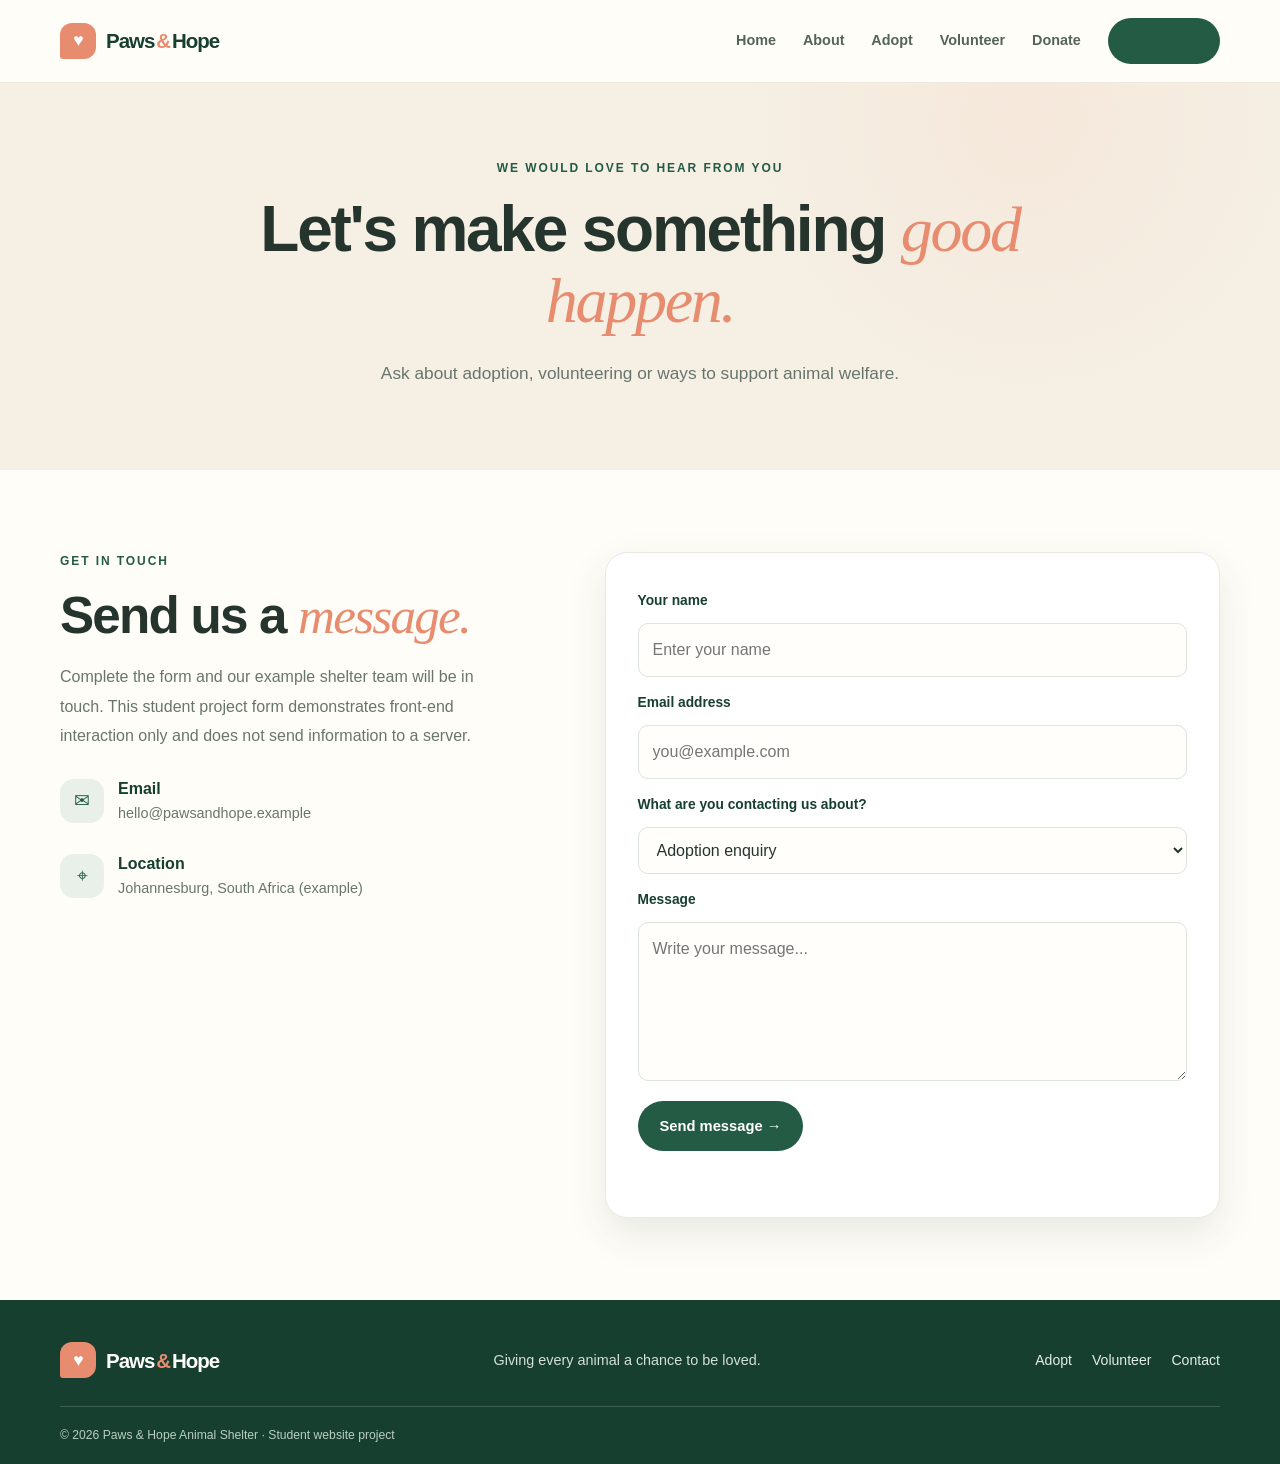
<file: Paws_and_Hope_Animal_Shelter_POE/paws_and_hope_animal_shelter/contact.html>
<!DOCTYPE html>
<html lang="en"><head><meta charset="UTF-8"><meta name="viewport" content="width=device-width, initial-scale=1.0"><meta name="description" content="Contact Paws & Hope Animal Shelter."><title>Contact | Paws & Hope</title><link rel="stylesheet" href="css/style.css"><script src="js/main.js" defer></script></head>
<body><a class="skip-link" href="#main">Skip to content</a><header class="site-header"><div class="container nav-wrap"><a class="brand" href="index.html"><span class="brand-mark">♥</span><span>Paws<span class="brand-accent">&</span>Hope</span></a><button class="menu-toggle" aria-label="Open navigation" aria-expanded="false">☰</button><nav class="site-nav" aria-label="Main navigation"><a href="index.html">Home</a><a href="about.html">About</a><a href="adopt.html">Adopt</a><a href="volunteer.html">Volunteer</a><a href="donate.html">Donate</a><a class="nav-cta active" href="contact.html">Contact us</a></nav></div></header>
<main id="main"><section class="page-hero"><div class="container narrow"><p class="eyebrow">We would love to hear from you</p><h1>Let's make something <em>good happen.</em></h1><p>Ask about adoption, volunteering or ways to support animal welfare.</p></div></section><section class="section container contact-layout"><div><p class="eyebrow">Get in touch</p><h2>Send us a <em>message.</em></h2><p class="body-copy">Complete the form and our example shelter team will be in touch. This student project form demonstrates front-end interaction only and does not send information to a server.</p><div class="contact-detail"><span>✉</span><div><strong>Email</strong><p>hello@pawsandhope.example</p></div></div><div class="contact-detail"><span>⌖</span><div><strong>Location</strong><p>Johannesburg, South Africa (example)</p></div></div></div><form class="contact-form" id="contact-form"><label for="name">Your name</label><input id="name" name="name" type="text" placeholder="Enter your name" required><label for="email">Email address</label><input id="email" name="email" type="email" placeholder="you@example.com" required><label for="topic">What are you contacting us about?</label><select id="topic" name="topic"><option>Adoption enquiry</option><option>Volunteering</option><option>Donation</option><option>General question</option></select><label for="message">Message</label><textarea id="message" name="message" rows="5" placeholder="Write your message..." required></textarea><button class="button button-primary" type="submit">Send message →</button><p class="form-status" role="status" aria-live="polite"></p></form></section></main>
<footer class="site-footer"><div class="container footer-grid"><a class="brand brand-footer" href="index.html"><span class="brand-mark">♥</span><span>Paws<span class="brand-accent">&</span>Hope</span></a><p>Giving every animal a chance to be loved.</p><div class="footer-links"><a href="adopt.html">Adopt</a><a href="volunteer.html">Volunteer</a><a href="contact.html">Contact</a></div></div><div class="container copyright">© 2026 Paws & Hope Animal Shelter · Student website project</div></footer></body></html>
</file>
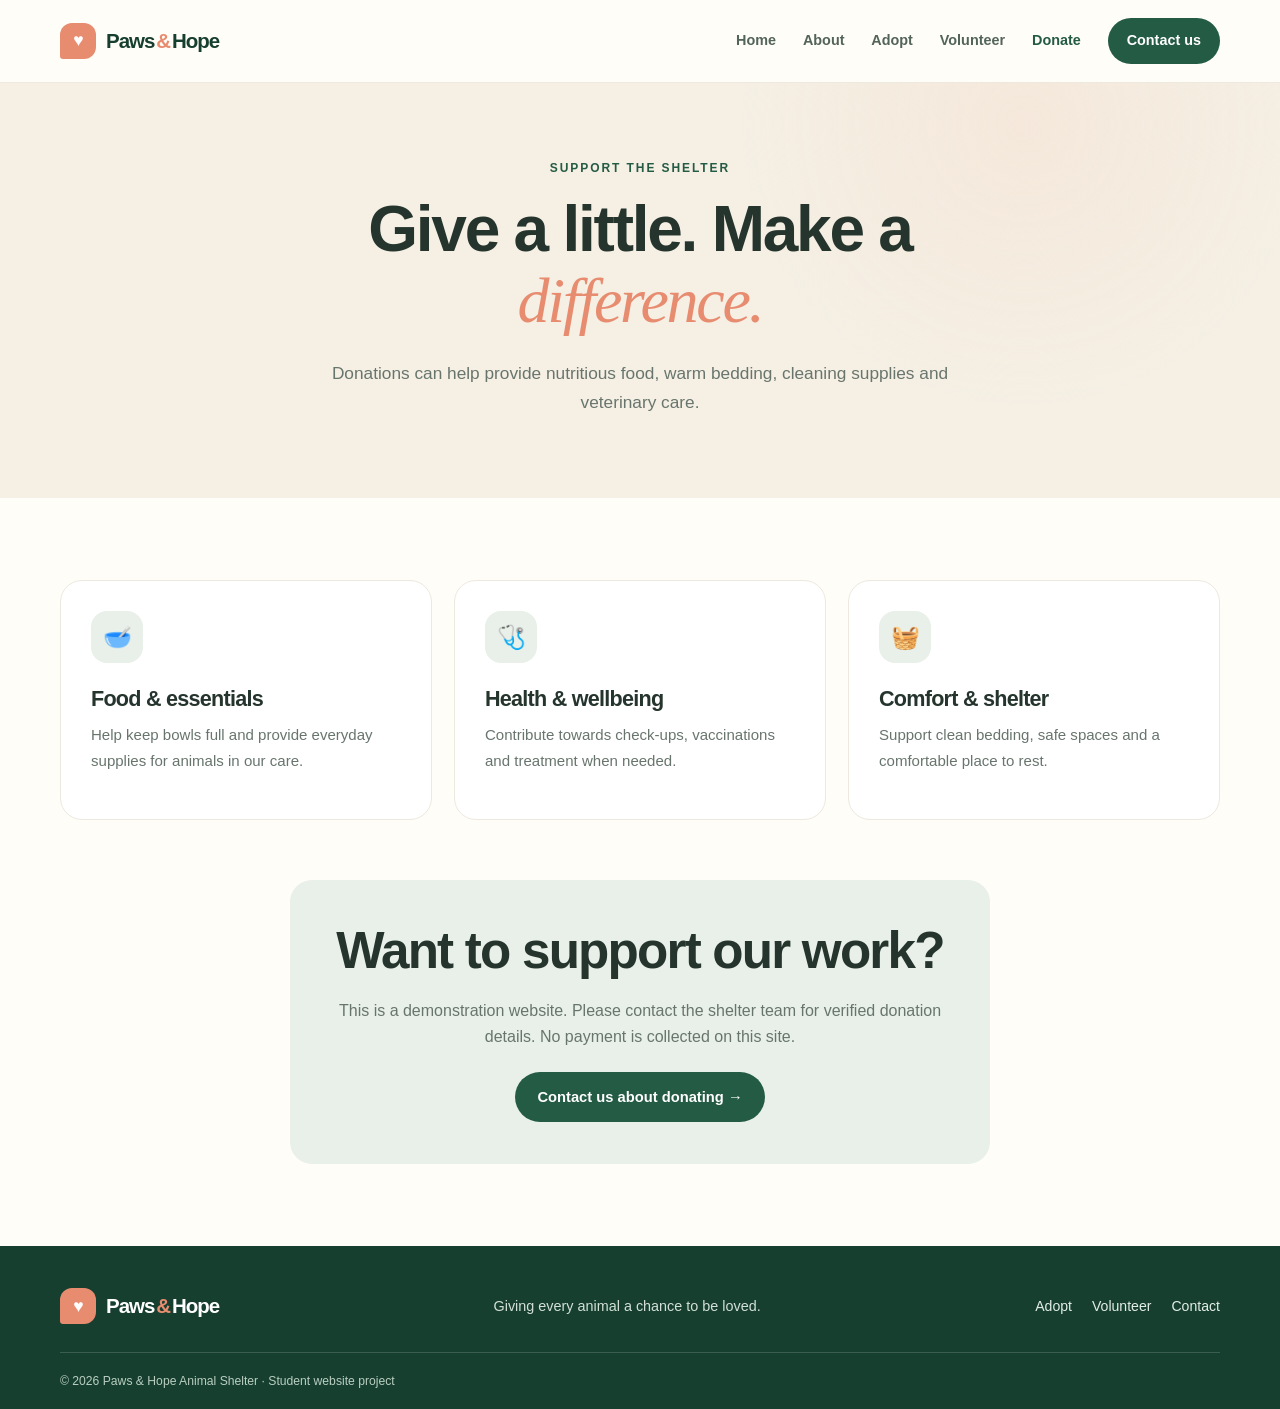
<file: Paws_and_Hope_Animal_Shelter_POE/paws_and_hope_animal_shelter/donate.html>
<!DOCTYPE html>
<html lang="en"><head><meta charset="UTF-8"><meta name="viewport" content="width=device-width, initial-scale=1.0"><meta name="description" content="Support animal shelter care through donations."><title>Donate | Paws & Hope</title><link rel="stylesheet" href="css/style.css"><script src="js/main.js" defer></script></head>
<body><a class="skip-link" href="#main">Skip to content</a><header class="site-header"><div class="container nav-wrap"><a class="brand" href="index.html"><span class="brand-mark">♥</span><span>Paws<span class="brand-accent">&</span>Hope</span></a><button class="menu-toggle" aria-label="Open navigation" aria-expanded="false">☰</button><nav class="site-nav" aria-label="Main navigation"><a href="index.html">Home</a><a href="about.html">About</a><a href="adopt.html">Adopt</a><a href="volunteer.html">Volunteer</a><a class="active" href="donate.html">Donate</a><a class="nav-cta" href="contact.html">Contact us</a></nav></div></header>
<main id="main"><section class="page-hero"><div class="container narrow"><p class="eyebrow">Support the shelter</p><h1>Give a little. Make a <em>difference.</em></h1><p>Donations can help provide nutritious food, warm bedding, cleaning supplies and veterinary care.</p></div></section><section class="section container"><div class="donation-grid"><article class="donation-card"><span class="feature-icon">🥣</span><h3>Food & essentials</h3><p>Help keep bowls full and provide everyday supplies for animals in our care.</p></article><article class="donation-card"><span class="feature-icon">🩺</span><h3>Health & wellbeing</h3><p>Contribute towards check-ups, vaccinations and treatment when needed.</p></article><article class="donation-card"><span class="feature-icon">🧺</span><h3>Comfort & shelter</h3><p>Support clean bedding, safe spaces and a comfortable place to rest.</p></article></div><div class="center-cta"><h2>Want to support our work?</h2><p>This is a demonstration website. Please contact the shelter team for verified donation details. No payment is collected on this site.</p><a class="button button-primary" href="contact.html">Contact us about donating →</a></div></section></main>
<footer class="site-footer"><div class="container footer-grid"><a class="brand brand-footer" href="index.html"><span class="brand-mark">♥</span><span>Paws<span class="brand-accent">&</span>Hope</span></a><p>Giving every animal a chance to be loved.</p><div class="footer-links"><a href="adopt.html">Adopt</a><a href="volunteer.html">Volunteer</a><a href="contact.html">Contact</a></div></div><div class="container copyright">© 2026 Paws & Hope Animal Shelter · Student website project</div></footer></body></html>
</file>
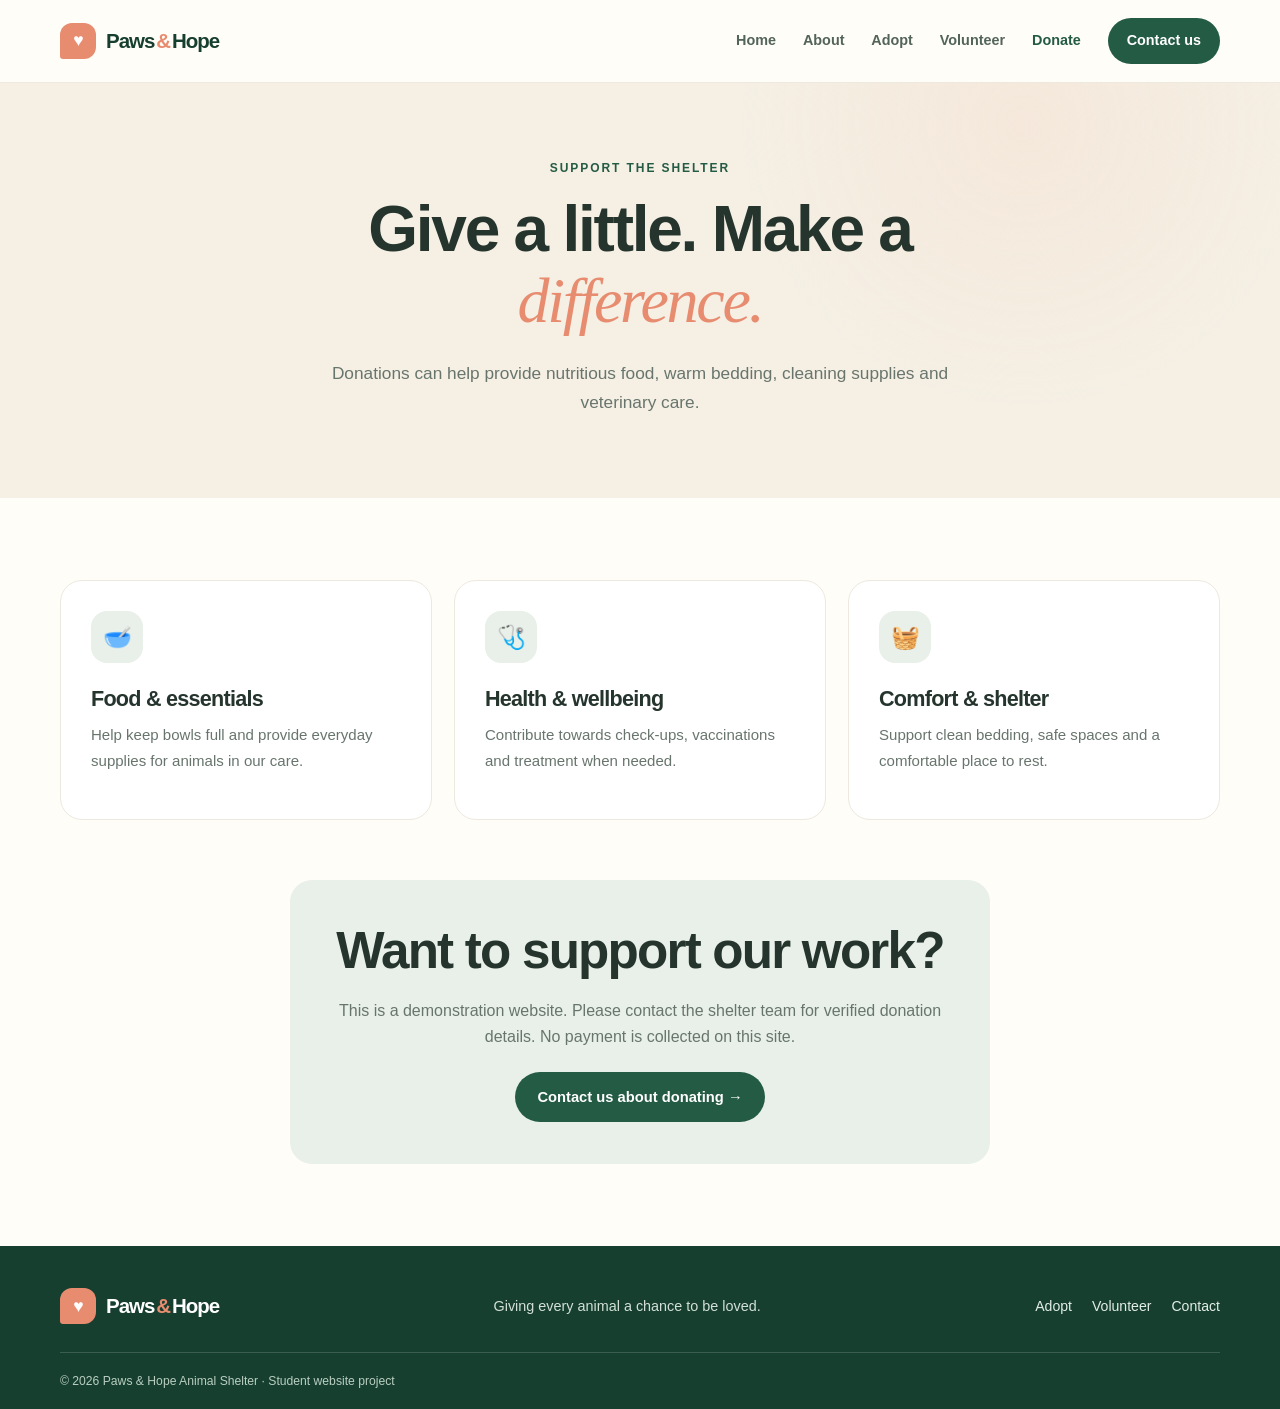
<file: Paws_and_Hope_Animal_Shelter_POE/Paws_and_Hope_Animal_Shelter_Part3/paws_and_hope_animal_shelter/donate.html>
<!DOCTYPE html>
<html lang="en"><head><meta charset="UTF-8"><meta name="viewport" content="width=device-width, initial-scale=1.0">
  <meta name="description" content="Learn how donations can support animal food, veterinary care, bedding and shelter essentials at Paws & Hope.">
  <meta name="keywords" content="animal shelter donations, donate pet food, animal welfare support">
  <meta name="robots" content="index, follow">
  <meta property="og:type" content="website">
  <meta property="og:title" content="Donate to Animal Care | Paws & Hope">
  <meta property="og:description" content="Learn how donations can support animal food, veterinary care, bedding and shelter essentials at Paws & Hope.">
  <meta property="og:site_name" content="Paws &amp; Hope Animal Shelter"><meta name="description" content="Support animal shelter care through donations."><title>Donate to Animal Care | Paws & Hope</title><link rel="stylesheet" href="css/style.css"><script src="js/main.js" defer></script></head>
<body><a class="skip-link" href="#main">Skip to content</a><header class="site-header"><div class="container nav-wrap"><a class="brand" href="index.html"><span class="brand-mark">♥</span><span>Paws<span class="brand-accent">&</span>Hope</span></a><button class="menu-toggle" aria-label="Open navigation" aria-expanded="false">☰</button><nav class="site-nav" aria-label="Main navigation"><a href="index.html">Home</a><a href="about.html">About</a><a href="adopt.html">Adopt</a><a href="volunteer.html">Volunteer</a><a class="active" href="donate.html">Donate</a><a class="nav-cta" href="contact.html">Contact us</a></nav></div></header>
<main id="main"><section class="page-hero"><div class="container narrow"><p class="eyebrow">Support the shelter</p><h1>Give a little. Make a <em>difference.</em></h1><p>Donations can help provide nutritious food, warm bedding, cleaning supplies and veterinary care.</p></div></section><section class="section container"><div class="donation-grid"><article class="donation-card"><span class="feature-icon">🥣</span><h3>Food & essentials</h3><p>Help keep bowls full and provide everyday supplies for animals in our care.</p></article><article class="donation-card"><span class="feature-icon">🩺</span><h3>Health & wellbeing</h3><p>Contribute towards check-ups, vaccinations and treatment when needed.</p></article><article class="donation-card"><span class="feature-icon">🧺</span><h3>Comfort & shelter</h3><p>Support clean bedding, safe spaces and a comfortable place to rest.</p></article></div><div class="center-cta"><h2>Want to support our work?</h2><p>This is a demonstration website. Please contact the shelter team for verified donation details. No payment is collected on this site.</p><a class="button button-primary" href="contact.html">Contact us about donating →</a></div></section></main>
<footer class="site-footer"><div class="container footer-grid"><a class="brand brand-footer" href="index.html"><span class="brand-mark">♥</span><span>Paws<span class="brand-accent">&</span>Hope</span></a><p>Giving every animal a chance to be loved.</p><div class="footer-links"><a href="adopt.html">Adopt</a><a href="volunteer.html">Volunteer</a><a href="contact.html">Contact</a></div></div><div class="container copyright">© 2026 Paws & Hope Animal Shelter · Student website project</div></footer></body></html>
</file>
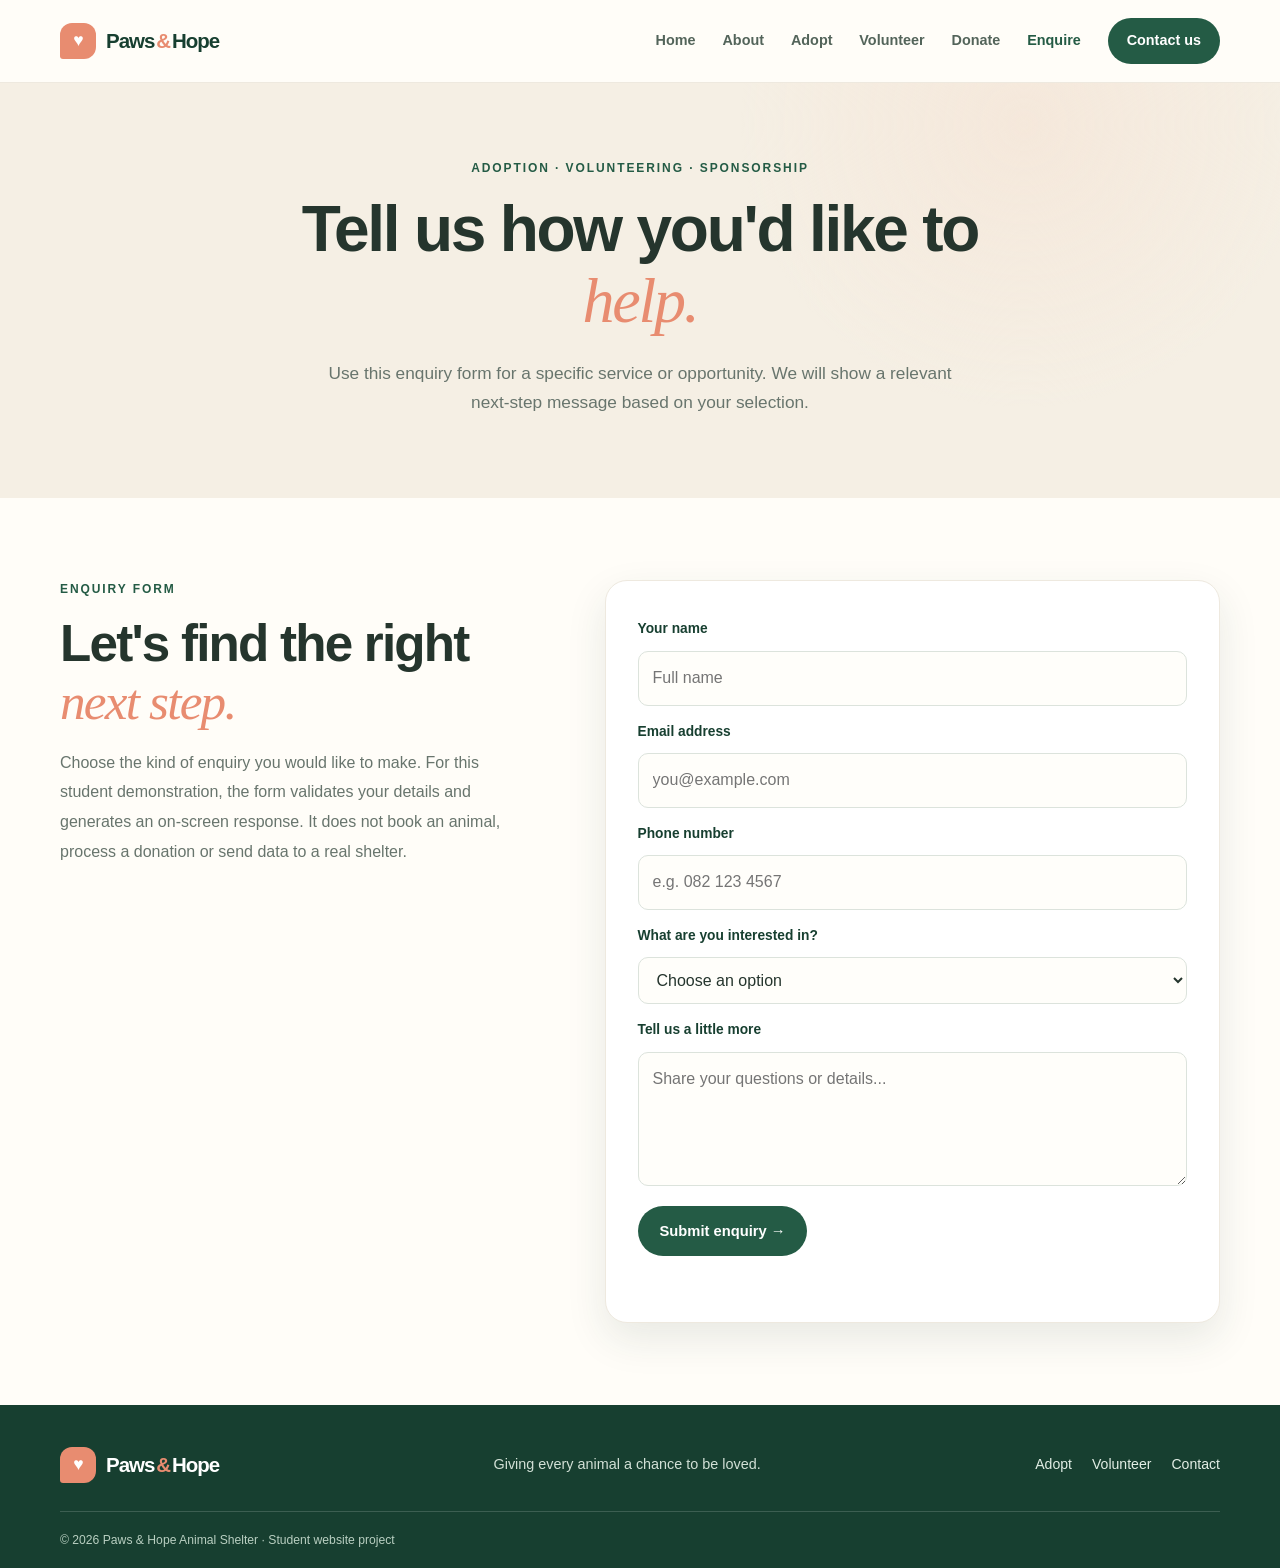
<file: Paws_and_Hope_Animal_Shelter_POE/Paws_and_Hope_Animal_Shelter_Part3/paws_and_hope_animal_shelter/enquiry.html>
<!DOCTYPE html>
<html lang="en">
<head>
<meta charset="UTF-8"><meta name="viewport" content="width=device-width, initial-scale=1.0">
<meta name="description" content="Submit an adoption, volunteering or sponsorship enquiry to Paws & Hope Animal Shelter.">
<meta name="keywords" content="animal shelter enquiry, adopt a pet, volunteer, sponsor animal rescue">
<meta name="robots" content="index, follow">
<meta property="og:type" content="website"><meta property="og:title" content="Make an Enquiry | Paws & Hope"><meta property="og:description" content="Ask about adopting, volunteering or supporting Paws & Hope.">
<title>Make an Enquiry | Paws & Hope</title><link rel="stylesheet" href="css/style.css"><script src="js/main.js" defer></script>
</head>
<body><a class="skip-link" href="#main">Skip to content</a>
<header class="site-header"><div class="container nav-wrap"><a class="brand" href="index.html"><span class="brand-mark">♥</span><span>Paws<span class="brand-accent">&</span>Hope</span></a><button class="menu-toggle" aria-label="Open navigation" aria-expanded="false">☰</button><nav class="site-nav" aria-label="Main navigation"><a href="index.html">Home</a><a href="about.html">About</a><a href="adopt.html">Adopt</a><a href="volunteer.html">Volunteer</a><a href="donate.html">Donate</a><a class="active" href="enquiry.html">Enquire</a><a class="nav-cta" href="contact.html">Contact us</a></nav></div></header>
<main id="main">
<section class="page-hero"><div class="container narrow"><p class="eyebrow">Adoption · Volunteering · Sponsorship</p><h1>Tell us how you'd like to <em>help.</em></h1><p>Use this enquiry form for a specific service or opportunity. We will show a relevant next-step message based on your selection.</p></div></section>
<section class="section container contact-layout">
<div><p class="eyebrow">Enquiry form</p><h2>Let's find the right <em>next step.</em></h2><p class="body-copy">Choose the kind of enquiry you would like to make. For this student demonstration, the form validates your details and generates an on-screen response. It does not book an animal, process a donation or send data to a real shelter.</p></div>
<form class="contact-form" id="enquiry-form" novalidate>
<label for="enq-name">Your name</label><input id="enq-name" name="name" type="text" minlength="2" maxlength="60" required placeholder="Full name">
<label for="enq-email">Email address</label><input id="enq-email" name="email" type="email" required placeholder="you@example.com">
<label for="enq-phone">Phone number</label><input id="enq-phone" name="phone" type="tel" required pattern="[0-9+() -]{7,20}" placeholder="e.g. 082 123 4567">
<label for="enq-type">What are you interested in?</label><select id="enq-type" name="enquiryType" required><option value="">Choose an option</option><option value="adoption">Adopting an animal</option><option value="volunteer">Volunteering</option><option value="sponsor">Sponsoring or donating supplies</option></select>
<div id="enquiry-extra" hidden><label for="enq-animal">Animal name (if applicable)</label><input id="enq-animal" name="animal" type="text" maxlength="40" placeholder="e.g. Buddy"></div>
<label for="enq-message">Tell us a little more</label><textarea id="enq-message" name="message" rows="4" minlength="10" maxlength="1000" required placeholder="Share your questions or details..."></textarea>
<button class="button button-primary" type="submit">Submit enquiry →</button><p id="enquiry-feedback" class="form-status" role="status" aria-live="polite"></p>
</form></section></main>
<footer class="site-footer"><div class="container footer-grid"><a class="brand brand-footer" href="index.html"><span class="brand-mark">♥</span><span>Paws<span class="brand-accent">&</span>Hope</span></a><p>Giving every animal a chance to be loved.</p><div class="footer-links"><a href="adopt.html">Adopt</a><a href="volunteer.html">Volunteer</a><a href="contact.html">Contact</a></div></div><div class="container copyright">© 2026 Paws & Hope Animal Shelter · Student website project</div></footer>
</body></html>
</file>
<file: Paws_and_Hope_Animal_Shelter_POE/paws_and_hope_animal_shelter/css/style.css>
/* Paws & Hope Animal Shelter | External stylesheet
   Part 2: desktop styling, visual design and responsive breakpoints */

/* 1. CSS reset and base styles */
*, *::before, *::after { box-sizing: border-box; }
html { scroll-behavior: smooth; }
body { margin: 0; font-family: Arial, Helvetica, sans-serif; font-size: 16px; line-height: 1.65; color: #25352d; background: #fffdf8; }
img { display: block; max-width: 100%; height: auto; }
a { color: inherit; text-decoration: none; }
button, input, select, textarea { font: inherit; }
:root {
  --green: #245b45; --green-dark: #173f30; --green-soft: #e8f0e9;
  --cream: #fffdf8; --sand: #f5efe4; --coral: #e88c70; --ink: #25352d;
  --muted: #68756d; --white: #ffffff; --shadow: 0 16px 40px rgba(32, 63, 46, .10);
  --radius: 22px; --content: 1160px;
}
.container { width: min( calc(100% - 48px), var(--content)); margin-inline: auto; }
.narrow { max-width: 790px; }
h1, h2, h3, p { margin-top: 0; }
h1, h2, h3 { line-height: 1.12; letter-spacing: -.035em; }
h1 { font-size: clamp(2.8rem, 6vw, 5.25rem); margin-bottom: 22px; }
h2 { font-size: clamp(2rem, 4vw, 3.25rem); margin-bottom: 18px; }
h3 { font-size: 1.35rem; margin-bottom: 10px; }
h1 em, h2 em { color: var(--coral); font-family: Georgia, serif; font-weight: 500; }
p { color: var(--muted); }
.skip-link { position: absolute; left: -9999px; top: 10px; z-index: 1000; background: var(--white); padding: 10px 14px; }
.skip-link:focus { left: 10px; }
.eyebrow { color: var(--green); text-transform: uppercase; letter-spacing: .16em; font-size: .75rem; font-weight: 800; margin-bottom: 15px; }

/* 2. Header and navigation */
.site-header { background: rgba(255,253,248,.96); border-bottom: 1px solid #eee9df; position: sticky; top: 0; z-index: 50; backdrop-filter: blur(12px); }
.nav-wrap { min-height: 82px; display: flex; align-items: center; justify-content: space-between; gap: 28px; }
.brand { display: inline-flex; align-items: center; gap: 10px; color: var(--green-dark); font-weight: 900; font-size: 1.28rem; letter-spacing: -.05em; white-space: nowrap; }
.brand-mark { display: grid; place-items: center; width: 36px; height: 36px; color: white; background: var(--coral); border-radius: 12px 12px 12px 3px; font-size: 1.1rem; }
.brand-accent { color: var(--coral); margin-inline: 2px; }
.site-nav { display: flex; align-items: center; gap: clamp(14px, 2.1vw, 28px); }
.site-nav a { font-size: .9rem; font-weight: 700; color: #53645a; transition: color .2s ease, background .2s ease, transform .2s ease; }
.site-nav a:hover, .site-nav a:focus-visible, .site-nav a.active { color: var(--green); }
.site-nav .nav-cta { color: white; background: var(--green); padding: 11px 19px; border-radius: 999px; }
.site-nav .nav-cta:hover, .site-nav .nav-cta:focus-visible { color: white; background: var(--green-dark); transform: translateY(-2px); }
.menu-toggle { display: none; border: 0; background: var(--green-soft); color: var(--green); border-radius: 10px; padding: 8px 12px; cursor: pointer; }

/* 3. Reusable buttons and links */
.button { display: inline-flex; align-items: center; justify-content: center; gap: 12px; min-height: 50px; padding: 12px 22px; border: 0; border-radius: 999px; font-weight: 800; font-size: .92rem; cursor: pointer; transition: transform .2s ease, box-shadow .2s ease, background .2s ease; }
.button:hover, .button:focus-visible { transform: translateY(-3px); box-shadow: 0 9px 20px rgba(23,63,48,.16); }
.button-primary { background: var(--green); color: white; }
.button-primary:hover { background: var(--green-dark); }
.button-light { background: var(--sand); color: var(--green-dark); }
.button-white { background: white; color: var(--green-dark); }
.button-row { display: flex; flex-wrap: wrap; gap: 12px; }
.text-link { display: inline-block; color: var(--green); font-weight: 800; font-size: .9rem; margin-top: 8px; }
.text-link:hover { color: var(--coral); }

/* 4. Homepage hero */
.hero { padding: 72px 0 86px; overflow: hidden; background: radial-gradient(circle at 83% 12%, #f8eee1 0, transparent 27%), var(--cream); }
.hero-grid { display: grid; grid-template-columns: 1fr 1fr; align-items: center; gap: clamp(40px, 7vw, 90px); }
.hero-copy { padding-block: 20px; }
.hero-intro { max-width: 510px; font-size: 1.1rem; line-height: 1.8; margin-bottom: 28px; }
.hero-photo { position: relative; }
.hero-photo > img { width: 100%; height: 540px; object-fit: cover; border-radius: 48% 48% 22px 22px; box-shadow: var(--shadow); }
.photo-tag { position: absolute; left: -34px; bottom: 30px; display: flex; align-items: center; gap: 12px; padding: 14px 19px; background: white; border-radius: 16px; box-shadow: var(--shadow); }
.photo-tag > span:first-child { font-size: 1.5rem; }
.photo-tag strong, .photo-tag small { display: block; }
.photo-tag strong { color: var(--green-dark); font-size: .9rem; }
.photo-tag small { color: var(--muted); font-size: .78rem; }
.hero-note { display: flex; align-items: center; gap: 12px; margin-top: 38px; }
.avatar-dots { display: grid; place-items: center; width: 44px; height: 44px; background: var(--green-soft); border-radius: 50%; }
.hero-note strong, .hero-note small { display: block; }
.hero-note strong { font-size: .85rem; color: var(--green-dark); }
.hero-note small { color: var(--muted); font-size: .78rem; }

/* 5. Sections, cards and content layouts */
.section { padding-block: 82px; }
.section-heading { display: flex; align-items: end; justify-content: space-between; gap: 32px; margin-bottom: 34px; }
.section-heading > p { max-width: 390px; margin-bottom: 8px; }
.feature-grid, .animal-grid, .donation-grid { display: grid; grid-template-columns: repeat(3, 1fr); gap: 22px; }
.feature-card, .donation-card { padding: 30px; border: 1px solid #eee9df; border-radius: var(--radius); background: white; transition: transform .2s ease, box-shadow .2s ease; }
.feature-card:hover, .donation-card:hover { transform: translateY(-5px); box-shadow: var(--shadow); }
.feature-icon { display: grid; place-items: center; width: 52px; height: 52px; margin-bottom: 24px; background: var(--green-soft); color: var(--green); border-radius: 16px; font-size: 1.45rem; }
.feature-card p, .donation-card p { font-size: .94rem; line-height: 1.75; }
.impact-band { padding-block: 58px; color: white; background: var(--green); }
.impact-grid { display: grid; grid-template-columns: 1.1fr 1fr auto; align-items: center; gap: 35px; }
.impact-grid h2 { margin-bottom: 0; color: white; font-size: clamp(1.8rem, 3vw, 2.7rem); }
.impact-grid .eyebrow { color: #c8ddce; }
.impact-grid p:not(.eyebrow) { color: #e0ebe3; margin-bottom: 0; }

/* 6. Inner page headings and split layouts */
.page-hero { padding: 76px 0 65px; text-align: center; background: radial-gradient(circle at 80% 10%, #f5e8db, transparent 26%), var(--sand); }
.page-hero h1 { font-size: clamp(2.6rem, 5vw, 4.4rem); }
.page-hero p:not(.eyebrow) { max-width: 640px; margin-inline: auto; font-size: 1.08rem; }
.split-section { display: grid; grid-template-columns: 1fr 1fr; align-items: center; gap: clamp(35px, 7vw, 85px); }
.split-image img { width: 100%; height: 440px; object-fit: cover; border-radius: var(--radius); box-shadow: var(--shadow); }
.body-copy { line-height: 1.85; }
.soft-section { background: #f7f7f0; }
.check-list { padding-left: 0; list-style: none; margin: 22px 0 28px; }
.check-list li { margin: 12px 0; color: var(--muted); }
.check-list li::before { content: "✓"; color: var(--green); font-weight: 900; margin-right: 12px; }

/* 7. Animal profile cards */
.animal-card { overflow: hidden; border: 1px solid #eee9df; border-radius: var(--radius); background: white; transition: transform .2s ease, box-shadow .2s ease; }
.animal-card:hover { transform: translateY(-5px); box-shadow: var(--shadow); }
.animal-card > img { width: 100%; height: 245px; object-fit: cover; }
.animal-info { padding: 24px; }
.animal-type { color: var(--coral); font-size: .7rem; letter-spacing: .13em; font-weight: 900; }
.animal-info h3 { margin-top: 7px; }
.animal-info p { font-size: .9rem; min-height: 72px; }
.notice { margin-top: 25px; padding: 14px 18px; border-left: 3px solid var(--coral); background: #fff5ef; font-size: .86rem; }

/* 8. Donation and contact content */
.center-cta { max-width: 700px; margin: 60px auto 0; text-align: center; padding: 42px; border-radius: var(--radius); background: var(--green-soft); }
.center-cta p { margin-bottom: 22px; }
.contact-layout { display: grid; grid-template-columns: .85fr 1.15fr; gap: clamp(35px, 7vw, 90px); align-items: start; }
.contact-detail { display: flex; align-items: center; gap: 14px; margin-top: 25px; }
.contact-detail > span { display: grid; place-items: center; width: 44px; height: 44px; border-radius: 14px; color: var(--green); background: var(--green-soft); font-size: 1.2rem; }
.contact-detail strong { color: var(--green-dark); }
.contact-detail p { margin: 0; font-size: .9rem; }
.contact-form { display: grid; gap: 10px; padding: 32px; border: 1px solid #eee9df; border-radius: var(--radius); background: white; box-shadow: var(--shadow); }
.contact-form label { color: var(--green-dark); font-size: .86rem; font-weight: 800; margin-top: 5px; }
.contact-form input, .contact-form select, .contact-form textarea { width: 100%; padding: 13px 14px; border: 1px solid #dce3dc; border-radius: 10px; background: #fffefa; color: var(--ink); outline: none; }
.contact-form input:focus, .contact-form select:focus, .contact-form textarea:focus { border-color: var(--green); box-shadow: 0 0 0 3px rgba(36,91,69,.12); }
.contact-form textarea { resize: vertical; }
.contact-form button { justify-self: start; margin-top: 10px; }
.form-status { min-height: 24px; margin: 0; color: var(--green); font-weight: 700; font-size: .9rem; }

/* 9. Footer */
.site-footer { padding-top: 42px; background: #173f30; color: white; }
.footer-grid { display: flex; align-items: center; justify-content: space-between; gap: 24px; padding-bottom: 28px; }
.brand-footer { color: white; }
.footer-grid > p { margin: 0; color: #d2e0d6; font-size: .9rem; }
.footer-links { display: flex; flex-wrap: wrap; gap: 20px; }
.footer-links a { color: #e2eee5; font-size: .88rem; }
.footer-links a:hover { color: #f4ad95; }
.copyright { border-top: 1px solid rgba(255,255,255,.16); padding-block: 18px; color: #b9cfc1; font-size: .76rem; }

/* 10. Tablet breakpoint: stack major columns and reduce spacing */
@media (max-width: 900px) {
  .container { width: min(calc(100% - 40px), var(--content)); }
  .site-nav { gap: 14px; }
  .site-nav a { font-size: .82rem; }
  .hero { padding-block: 55px 65px; }
  .hero-grid { gap: 35px; }
  .hero-photo > img { height: 440px; }
  .feature-grid, .animal-grid, .donation-grid { gap: 16px; }
  .feature-card, .donation-card { padding: 23px; }
  .impact-grid { grid-template-columns: 1fr 1fr; }
  .impact-grid .button { justify-self: start; }
  .split-image img { height: 380px; }
}

/* 11. Mobile breakpoint: one-column layout and collapsible navigation */
@media (max-width: 680px) {
  body { font-size: 15px; }
  .container { width: min(calc(100% - 32px), var(--content)); }
  .nav-wrap { min-height: 70px; position: relative; }
  .menu-toggle { display: inline-block; }
  .site-nav { display: none; position: absolute; top: 69px; left: 0; right: 0; padding: 18px; flex-direction: column; align-items: stretch; gap: 4px; background: var(--cream); border: 1px solid #eee9df; border-radius: 0 0 16px 16px; box-shadow: var(--shadow); }
  .site-nav.is-open { display: flex; }
  .site-nav a { padding: 10px 12px; font-size: .95rem; }
  .site-nav .nav-cta { text-align: center; margin-top: 5px; }
  .hero { padding: 42px 0 55px; }
  .hero-grid, .split-section, .contact-layout { grid-template-columns: 1fr; }
  .hero-grid { gap: 30px; }
  h1 { font-size: clamp(2.65rem, 13vw, 4rem); }
  .hero-intro { font-size: 1rem; }
  .hero-photo { margin-inline: 8px; }
  .hero-photo > img { height: 350px; border-radius: 38% 38% 18px 18px; }
  .photo-tag { left: -8px; bottom: 16px; padding: 11px 14px; }
  .section { padding-block: 58px; }
  .section-heading { display: block; }
  .section-heading > p { margin-top: 10px; }
  .feature-grid, .animal-grid, .donation-grid { grid-template-columns: 1fr; }
  .feature-card, .donation-card { padding: 25px; }
  .impact-grid { grid-template-columns: 1fr; gap: 18px; }
  .impact-band { padding-block: 45px; }
  .page-hero { padding: 55px 0 45px; }
  .split-image img { height: 300px; }
  .animal-card > img { height: 260px; }
  .animal-info p { min-height: 0; }
  .center-cta { margin-top: 35px; padding: 28px 20px; }
  .contact-form { padding: 23px; }
  .footer-grid { align-items: flex-start; flex-direction: column; }
  .footer-links { gap: 16px; }
}
@media (prefers-reduced-motion: reduce) {
  html { scroll-behavior: auto; }
  *, *::before, *::after { transition-duration: .01ms !important; animation-duration: .01ms !important; }
}
</file>
<file: Paws_and_Hope_Animal_Shelter_POE/Paws_and_Hope_Animal_Shelter_Part3/paws_and_hope_animal_shelter/css/style.css>
/* Paws & Hope Animal Shelter | External stylesheet
   Part 2: desktop styling, visual design and responsive breakpoints */

/* 1. CSS reset and base styles */
*, *::before, *::after { box-sizing: border-box; }
html { scroll-behavior: smooth; }
body { margin: 0; font-family: Arial, Helvetica, sans-serif; font-size: 16px; line-height: 1.65; color: #25352d; background: #fffdf8; }
img { display: block; max-width: 100%; height: auto; }
a { color: inherit; text-decoration: none; }
button, input, select, textarea { font: inherit; }
:root {
  --green: #245b45; --green-dark: #173f30; --green-soft: #e8f0e9;
  --cream: #fffdf8; --sand: #f5efe4; --coral: #e88c70; --ink: #25352d;
  --muted: #68756d; --white: #ffffff; --shadow: 0 16px 40px rgba(32, 63, 46, .10);
  --radius: 22px; --content: 1160px;
}
.container { width: min( calc(100% - 48px), var(--content)); margin-inline: auto; }
.narrow { max-width: 790px; }
h1, h2, h3, p { margin-top: 0; }
h1, h2, h3 { line-height: 1.12; letter-spacing: -.035em; }
h1 { font-size: clamp(2.8rem, 6vw, 5.25rem); margin-bottom: 22px; }
h2 { font-size: clamp(2rem, 4vw, 3.25rem); margin-bottom: 18px; }
h3 { font-size: 1.35rem; margin-bottom: 10px; }
h1 em, h2 em { color: var(--coral); font-family: Georgia, serif; font-weight: 500; }
p { color: var(--muted); }
.skip-link { position: absolute; left: -9999px; top: 10px; z-index: 1000; background: var(--white); padding: 10px 14px; }
.skip-link:focus { left: 10px; }
.eyebrow { color: var(--green); text-transform: uppercase; letter-spacing: .16em; font-size: .75rem; font-weight: 800; margin-bottom: 15px; }

/* 2. Header and navigation */
.site-header { background: rgba(255,253,248,.96); border-bottom: 1px solid #eee9df; position: sticky; top: 0; z-index: 50; backdrop-filter: blur(12px); }
.nav-wrap { min-height: 82px; display: flex; align-items: center; justify-content: space-between; gap: 28px; }
.brand { display: inline-flex; align-items: center; gap: 10px; color: var(--green-dark); font-weight: 900; font-size: 1.28rem; letter-spacing: -.05em; white-space: nowrap; }
.brand-mark { display: grid; place-items: center; width: 36px; height: 36px; color: white; background: var(--coral); border-radius: 12px 12px 12px 3px; font-size: 1.1rem; }
.brand-accent { color: var(--coral); margin-inline: 2px; }
.site-nav { display: flex; align-items: center; gap: clamp(14px, 2.1vw, 28px); }
.site-nav a { font-size: .9rem; font-weight: 700; color: #53645a; transition: color .2s ease, background .2s ease, transform .2s ease; }
.site-nav a:hover, .site-nav a:focus-visible, .site-nav a.active { color: var(--green); }
.site-nav .nav-cta { color: white; background: var(--green); padding: 11px 19px; border-radius: 999px; }
.site-nav .nav-cta:hover, .site-nav .nav-cta:focus-visible { color: white; background: var(--green-dark); transform: translateY(-2px); }
.menu-toggle { display: none; border: 0; background: var(--green-soft); color: var(--green); border-radius: 10px; padding: 8px 12px; cursor: pointer; }

/* 3. Reusable buttons and links */
.button { display: inline-flex; align-items: center; justify-content: center; gap: 12px; min-height: 50px; padding: 12px 22px; border: 0; border-radius: 999px; font-weight: 800; font-size: .92rem; cursor: pointer; transition: transform .2s ease, box-shadow .2s ease, background .2s ease; }
.button:hover, .button:focus-visible { transform: translateY(-3px); box-shadow: 0 9px 20px rgba(23,63,48,.16); }
.button-primary { background: var(--green); color: white; }
.button-primary:hover { background: var(--green-dark); }
.button-light { background: var(--sand); color: var(--green-dark); }
.button-white { background: white; color: var(--green-dark); }
.button-row { display: flex; flex-wrap: wrap; gap: 12px; }
.text-link { display: inline-block; color: var(--green); font-weight: 800; font-size: .9rem; margin-top: 8px; }
.text-link:hover { color: var(--coral); }

/* 4. Homepage hero */
.hero { padding: 72px 0 86px; overflow: hidden; background: radial-gradient(circle at 83% 12%, #f8eee1 0, transparent 27%), var(--cream); }
.hero-grid { display: grid; grid-template-columns: 1fr 1fr; align-items: center; gap: clamp(40px, 7vw, 90px); }
.hero-copy { padding-block: 20px; }
.hero-intro { max-width: 510px; font-size: 1.1rem; line-height: 1.8; margin-bottom: 28px; }
.hero-photo { position: relative; }
.hero-photo > img { width: 100%; height: 540px; object-fit: cover; border-radius: 48% 48% 22px 22px; box-shadow: var(--shadow); }
.photo-tag { position: absolute; left: -34px; bottom: 30px; display: flex; align-items: center; gap: 12px; padding: 14px 19px; background: white; border-radius: 16px; box-shadow: var(--shadow); }
.photo-tag > span:first-child { font-size: 1.5rem; }
.photo-tag strong, .photo-tag small { display: block; }
.photo-tag strong { color: var(--green-dark); font-size: .9rem; }
.photo-tag small { color: var(--muted); font-size: .78rem; }
.hero-note { display: flex; align-items: center; gap: 12px; margin-top: 38px; }
.avatar-dots { display: grid; place-items: center; width: 44px; height: 44px; background: var(--green-soft); border-radius: 50%; }
.hero-note strong, .hero-note small { display: block; }
.hero-note strong { font-size: .85rem; color: var(--green-dark); }
.hero-note small { color: var(--muted); font-size: .78rem; }

/* 5. Sections, cards and content layouts */
.section { padding-block: 82px; }
.section-heading { display: flex; align-items: end; justify-content: space-between; gap: 32px; margin-bottom: 34px; }
.section-heading > p { max-width: 390px; margin-bottom: 8px; }
.feature-grid, .animal-grid, .donation-grid { display: grid; grid-template-columns: repeat(3, 1fr); gap: 22px; }
.feature-card, .donation-card { padding: 30px; border: 1px solid #eee9df; border-radius: var(--radius); background: white; transition: transform .2s ease, box-shadow .2s ease; }
.feature-card:hover, .donation-card:hover { transform: translateY(-5px); box-shadow: var(--shadow); }
.feature-icon { display: grid; place-items: center; width: 52px; height: 52px; margin-bottom: 24px; background: var(--green-soft); color: var(--green); border-radius: 16px; font-size: 1.45rem; }
.feature-card p, .donation-card p { font-size: .94rem; line-height: 1.75; }
.impact-band { padding-block: 58px; color: white; background: var(--green); }
.impact-grid { display: grid; grid-template-columns: 1.1fr 1fr auto; align-items: center; gap: 35px; }
.impact-grid h2 { margin-bottom: 0; color: white; font-size: clamp(1.8rem, 3vw, 2.7rem); }
.impact-grid .eyebrow { color: #c8ddce; }
.impact-grid p:not(.eyebrow) { color: #e0ebe3; margin-bottom: 0; }

/* 6. Inner page headings and split layouts */
.page-hero { padding: 76px 0 65px; text-align: center; background: radial-gradient(circle at 80% 10%, #f5e8db, transparent 26%), var(--sand); }
.page-hero h1 { font-size: clamp(2.6rem, 5vw, 4.4rem); }
.page-hero p:not(.eyebrow) { max-width: 640px; margin-inline: auto; font-size: 1.08rem; }
.split-section { display: grid; grid-template-columns: 1fr 1fr; align-items: center; gap: clamp(35px, 7vw, 85px); }
.split-image img { width: 100%; height: 440px; object-fit: cover; border-radius: var(--radius); box-shadow: var(--shadow); }
.body-copy { line-height: 1.85; }
.soft-section { background: #f7f7f0; }
.check-list { padding-left: 0; list-style: none; margin: 22px 0 28px; }
.check-list li { margin: 12px 0; color: var(--muted); }
.check-list li::before { content: "✓"; color: var(--green); font-weight: 900; margin-right: 12px; }

/* 7. Animal profile cards */
.animal-card { overflow: hidden; border: 1px solid #eee9df; border-radius: var(--radius); background: white; transition: transform .2s ease, box-shadow .2s ease; }
.animal-card:hover { transform: translateY(-5px); box-shadow: var(--shadow); }
.animal-card > img { width: 100%; height: 245px; object-fit: cover; }
.animal-info { padding: 24px; }
.animal-type { color: var(--coral); font-size: .7rem; letter-spacing: .13em; font-weight: 900; }
.animal-info h3 { margin-top: 7px; }
.animal-info p { font-size: .9rem; min-height: 72px; }
.notice { margin-top: 25px; padding: 14px 18px; border-left: 3px solid var(--coral); background: #fff5ef; font-size: .86rem; }

/* 8. Donation and contact content */
.center-cta { max-width: 700px; margin: 60px auto 0; text-align: center; padding: 42px; border-radius: var(--radius); background: var(--green-soft); }
.center-cta p { margin-bottom: 22px; }
.contact-layout { display: grid; grid-template-columns: .85fr 1.15fr; gap: clamp(35px, 7vw, 90px); align-items: start; }
.contact-detail { display: flex; align-items: center; gap: 14px; margin-top: 25px; }
.contact-detail > span { display: grid; place-items: center; width: 44px; height: 44px; border-radius: 14px; color: var(--green); background: var(--green-soft); font-size: 1.2rem; }
.contact-detail strong { color: var(--green-dark); }
.contact-detail p { margin: 0; font-size: .9rem; }
.contact-form { display: grid; gap: 10px; padding: 32px; border: 1px solid #eee9df; border-radius: var(--radius); background: white; box-shadow: var(--shadow); }
.contact-form label { color: var(--green-dark); font-size: .86rem; font-weight: 800; margin-top: 5px; }
.contact-form input, .contact-form select, .contact-form textarea { width: 100%; padding: 13px 14px; border: 1px solid #dce3dc; border-radius: 10px; background: #fffefa; color: var(--ink); outline: none; }
.contact-form input:focus, .contact-form select:focus, .contact-form textarea:focus { border-color: var(--green); box-shadow: 0 0 0 3px rgba(36,91,69,.12); }
.contact-form textarea { resize: vertical; }
.contact-form button { justify-self: start; margin-top: 10px; }
.form-status { min-height: 24px; margin: 0; color: var(--green); font-weight: 700; font-size: .9rem; }

/* 9. Footer */
.site-footer { padding-top: 42px; background: #173f30; color: white; }
.footer-grid { display: flex; align-items: center; justify-content: space-between; gap: 24px; padding-bottom: 28px; }
.brand-footer { color: white; }
.footer-grid > p { margin: 0; color: #d2e0d6; font-size: .9rem; }
.footer-links { display: flex; flex-wrap: wrap; gap: 20px; }
.footer-links a { color: #e2eee5; font-size: .88rem; }
.footer-links a:hover { color: #f4ad95; }
.copyright { border-top: 1px solid rgba(255,255,255,.16); padding-block: 18px; color: #b9cfc1; font-size: .76rem; }

/* 10. Tablet breakpoint: stack major columns and reduce spacing */
@media (max-width: 900px) {
  .container { width: min(calc(100% - 40px), var(--content)); }
  .site-nav { gap: 14px; }
  .site-nav a { font-size: .82rem; }
  .hero { padding-block: 55px 65px; }
  .hero-grid { gap: 35px; }
  .hero-photo > img { height: 440px; }
  .feature-grid, .animal-grid, .donation-grid { gap: 16px; }
  .feature-card, .donation-card { padding: 23px; }
  .impact-grid { grid-template-columns: 1fr 1fr; }
  .impact-grid .button { justify-self: start; }
  .split-image img { height: 380px; }
}

/* 11. Mobile breakpoint: one-column layout and collapsible navigation */
@media (max-width: 680px) {
  body { font-size: 15px; }
  .container { width: min(calc(100% - 32px), var(--content)); }
  .nav-wrap { min-height: 70px; position: relative; }
  .menu-toggle { display: inline-block; }
  .site-nav { display: none; position: absolute; top: 69px; left: 0; right: 0; padding: 18px; flex-direction: column; align-items: stretch; gap: 4px; background: var(--cream); border: 1px solid #eee9df; border-radius: 0 0 16px 16px; box-shadow: var(--shadow); }
  .site-nav.is-open { display: flex; }
  .site-nav a { padding: 10px 12px; font-size: .95rem; }
  .site-nav .nav-cta { text-align: center; margin-top: 5px; }
  .hero { padding: 42px 0 55px; }
  .hero-grid, .split-section, .contact-layout { grid-template-columns: 1fr; }
  .hero-grid { gap: 30px; }
  h1 { font-size: clamp(2.65rem, 13vw, 4rem); }
  .hero-intro { font-size: 1rem; }
  .hero-photo { margin-inline: 8px; }
  .hero-photo > img { height: 350px; border-radius: 38% 38% 18px 18px; }
  .photo-tag { left: -8px; bottom: 16px; padding: 11px 14px; }
  .section { padding-block: 58px; }
  .section-heading { display: block; }
  .section-heading > p { margin-top: 10px; }
  .feature-grid, .animal-grid, .donation-grid { grid-template-columns: 1fr; }
  .feature-card, .donation-card { padding: 25px; }
  .impact-grid { grid-template-columns: 1fr; gap: 18px; }
  .impact-band { padding-block: 45px; }
  .page-hero { padding: 55px 0 45px; }
  .split-image img { height: 300px; }
  .animal-card > img { height: 260px; }
  .animal-info p { min-height: 0; }
  .center-cta { margin-top: 35px; padding: 28px 20px; }
  .contact-form { padding: 23px; }
  .footer-grid { align-items: flex-start; flex-direction: column; }
  .footer-links { gap: 16px; }
}
@media (prefers-reduced-motion: reduce) {
  html { scroll-behavior: auto; }
  *, *::before, *::after { transition-duration: .01ms !important; animation-duration: .01ms !important; }
}


/* Part 3: interactive components */
.interactive-tools { display: flex; flex-wrap: wrap; align-items: end; gap: 14px; margin: 0 0 26px; }
.tool-field { display: grid; gap: 6px; min-width: min(100%, 230px); }
.tool-field label { color: var(--green-dark); font-size: .83rem; font-weight: 800; }
.tool-field input, .tool-field select { min-height: 46px; padding: 10px 13px; border: 1px solid #dce3dc; border-radius: 10px; background: white; color: var(--ink); }
.tool-field input:focus, .tool-field select:focus { outline: 3px solid rgba(36,91,69,.14); border-color: var(--green); }
.results-count { align-self: center; color: var(--muted); font-size: .88rem; margin: 0 0 0 auto; }
.animal-card[hidden] { display: none; }
.gallery-hint { margin-top: 15px; font-size: .82rem; }
.gallery-image { cursor: zoom-in; }
.gallery-image:focus-visible { outline: 4px solid var(--coral); outline-offset: 3px; }
.lightbox { width: min(92vw, 900px); max-width: 900px; padding: 14px; border: 0; border-radius: 18px; background: #fffdf8; box-shadow: 0 25px 80px rgba(0,0,0,.35); }
.lightbox::backdrop { background: rgba(13,28,20,.82); }
.lightbox img { max-height: 76vh; width: 100%; object-fit: contain; border-radius: 10px; background: #f3f0e9; }
.lightbox-bar { display: flex; justify-content: space-between; align-items: center; gap: 12px; padding: 10px 2px 0; }
.lightbox-close { border: 0; border-radius: 999px; padding: 8px 15px; background: var(--green); color: white; cursor: pointer; }
.faq-list { display: grid; gap: 12px; max-width: 850px; }
.faq-item { border: 1px solid #e9e7dd; border-radius: 14px; background: white; overflow: hidden; }
.faq-question { width: 100%; display: flex; justify-content: space-between; gap: 18px; padding: 18px 20px; border: 0; background: transparent; text-align: left; color: var(--green-dark); font-weight: 800; cursor: pointer; }
.faq-answer { padding: 0 20px 18px; }
.faq-answer p { margin: 0; }
.form-message { padding: 12px 14px; border-radius: 10px; background: var(--green-soft); color: var(--green-dark); font-size: .9rem; }
.form-message.error { background: #fff0eb; color: #8b3422; }
.map-frame { min-height: 360px; border-radius: var(--radius); overflow: hidden; border: 1px solid #e7e5dc; box-shadow: var(--shadow); background: var(--green-soft); }
.map-frame iframe { display: block; width: 100%; height: 360px; border: 0; }
.seo-note { font-size: .82rem; color: var(--muted); }
@media (max-width: 680px) {
  .interactive-tools { display: grid; grid-template-columns: 1fr; }
  .results-count { margin: 0; }
  .map-frame, .map-frame iframe { min-height: 300px; height: 300px; }
}
</file>
